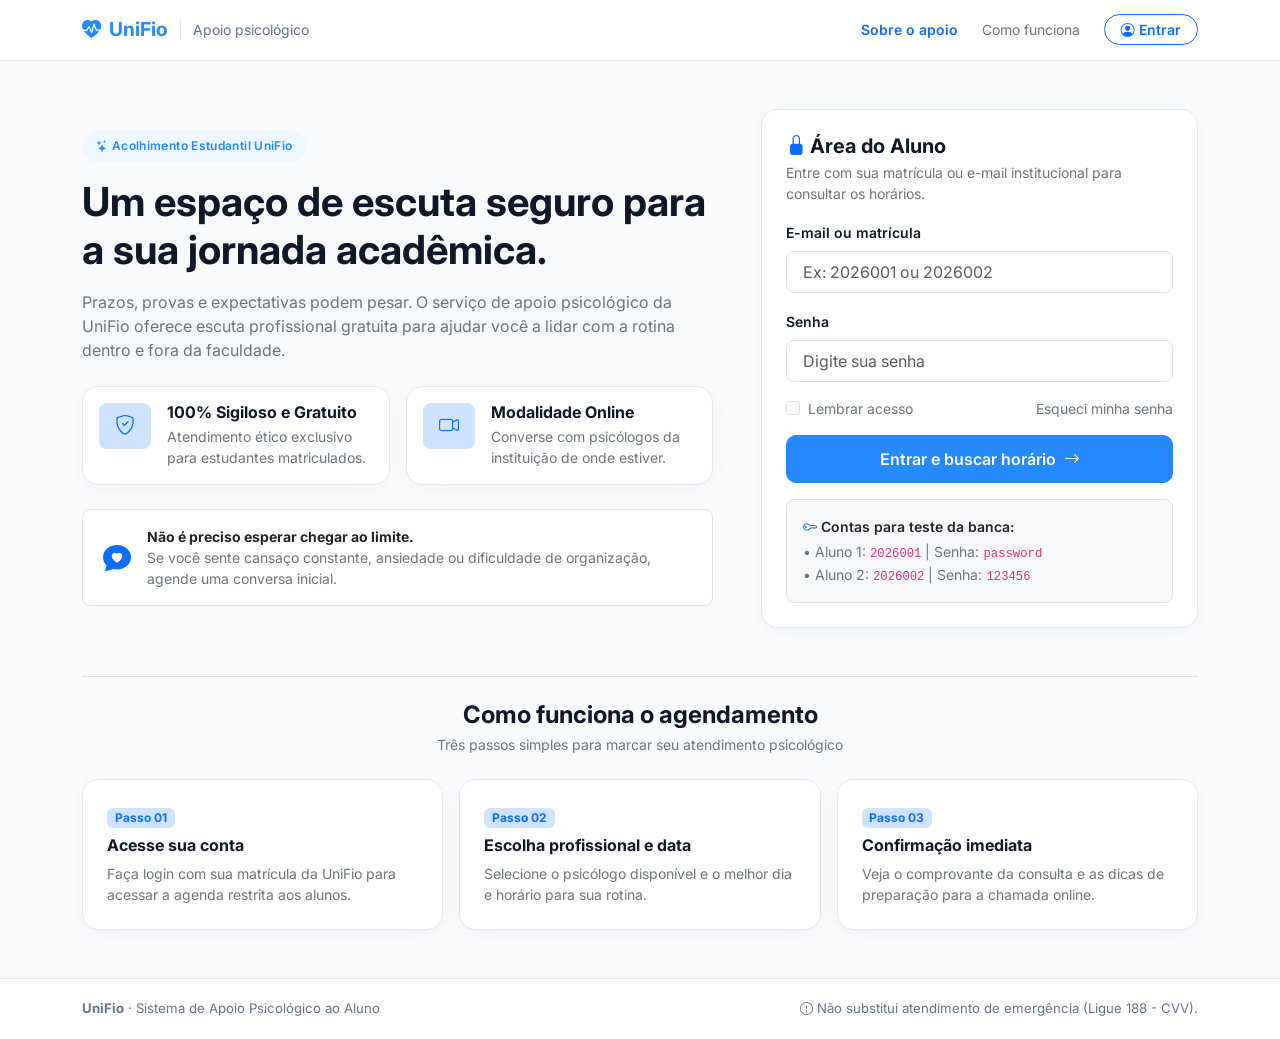
<file: index.html>
<!doctype html>
<html lang="pt-BR">
  <head>
    <meta charset="utf-8" />
    <meta name="viewport" content="width=device-width, initial-scale=1" />
    <title>Entrada — UniFio Apoio Psicológico</title>
    <link href="https://cdn.jsdelivr.net/npm/bootstrap@5.3.3/dist/css/bootstrap.min.css" rel="stylesheet" />
    <link href="https://cdn.jsdelivr.net/npm/bootstrap-icons@1.11.3/font/bootstrap-icons.min.css" rel="stylesheet" />
    <link rel="stylesheet" href="css/styles.css" />
  </head>
  <body>
    <!-- Cabeçalho Limpo -->
    <header class="navbar-custom sticky-top">
      <div class="container d-flex justify-content-between align-items-center">
        <a href="index.html" class="brand-logo">
          <i class="bi bi-heart-pulse-fill"></i>
          UniFio
          <span class="brand-divider d-none d-sm-inline">Apoio psicológico</span>
        </a>
        <nav class="d-flex align-items-center gap-3 gap-md-4">
          <a href="index.html" class="text-primary fw-semibold text-decoration-none small">Sobre o apoio</a>
          <a href="#como-funciona" class="text-secondary text-decoration-none small">Como funciona</a>
          <a href="#e" class="btn btn-outline-primary btn-sm rounded-pill px-3 fw-semibold">
            <i class="bi bi-person-circle me-1"></i>Entrar
          </a>
        </nav>
      </div>
    </header>

    <!-- Conteúdo Principal -->
    <main class="container py-4 py-lg-5">
      <div class="row g-4 g-lg-5 align-items-center">
        <!-- Coluna Esquerda: Apresentação Clara e Direta -->
        <div class="col-lg-7">
          <span class="badge-step d-inline-block mb-3">
            <i class="bi bi-stars me-1"></i>Acolhimento Estudantil UniFio
          </span>
          <h1 class="display-6 fw-bold mb-3">Um espaço de escuta seguro para a sua jornada acadêmica.</h1>
          <p class="text-secondary fs-6 mb-4">
            Prazos, provas e expectativas podem pesar. O serviço de apoio psicológico da UniFio oferece escuta profissional gratuita para ajudar você a lidar com a rotina dentro e fora da faculdade.
          </p>

          <!-- Benefícios organizados em Grid -->
          <div class="row g-3 mb-4">
            <div class="col-sm-6">
              <div class="surface-card p-3 h-100 d-flex align-items-start gap-3">
                <div class="rounded-3 bg-primary-subtle text-primary p-2 px-3 fs-5">
                  <i class="bi bi-shield-check"></i>
                </div>
                <div>
                  <h2 class="h6 fw-bold mb-1">100% Sigiloso e Gratuito</h2>
                  <p class="text-secondary small mb-0">Atendimento ético exclusivo para estudantes matriculados.</p>
                </div>
              </div>
            </div>
            <div class="col-sm-6">
              <div class="surface-card p-3 h-100 d-flex align-items-start gap-3">
                <div class="rounded-3 bg-primary-subtle text-primary p-2 px-3 fs-5">
                  <i class="bi bi-camera-video"></i>
                </div>
                <div>
                  <h2 class="h6 fw-bold mb-1">Modalidade Online</h2>
                  <p class="text-secondary small mb-0">Converse com psicólogos da instituição de onde estiver.</p>
                </div>
              </div>
            </div>
          </div>

          <div class="p-3 rounded-3 bg-white border d-flex align-items-center gap-3">
            <i class="bi bi-chat-heart-fill text-primary fs-3 ms-1"></i>
            <div class="small text-secondary">
              <strong class="text-dark d-block">Não é preciso esperar chegar ao limite.</strong>
              Se você sente cansaço constante, ansiedade ou dificuldade de organização, agende uma conversa inicial.
            </div>
          </div>
        </div>

        <!-- Coluna Direita: Cartão de Login Organizado -->
        <div class="col-lg-5">
          <form class="login surface-card p-4 p-md-4">
            <div class="mb-3">
              <h2 class="h5 fw-bold mb-1">
                <i class="bi bi-lock-fill text-primary me-1"></i>Área do Aluno
              </h2>
              <p class="text-secondary small mb-0">
                Entre com sua matrícula ou e-mail institucional para consultar os horários.
              </p>
            </div>

            <div class="mb-3">
              <label for="e" class="form-label small fw-semibold">E-mail ou matrícula</label>
              <input id="e" type="text" class="form-control form-control-lg fs-6" placeholder="Ex: 2026001 ou 2026002" required />
            </div>

            <div class="mb-3">
              <label for="s" class="form-label small fw-semibold">Senha</label>
              <input id="s" type="password" class="form-control form-control-lg fs-6" placeholder="Digite sua senha" required />
            </div>

            <div class="d-flex justify-content-between align-items-center mb-3 small">
              <label class="form-check-label text-secondary" style="cursor: pointer">
                <input type="checkbox" class="form-check-input me-1" /> Lembrar acesso
              </label>
              <a href="esqueci-senha.html" class="text-decoration-none text-secondary">Esqueci minha senha</a>
            </div>

            <button class="btn btn-unifio w-100 mb-3" type="submit">
              Entrar e buscar horário <i class="bi bi-arrow-right ms-1"></i>
            </button>

            <!-- Credenciais de Teste Claras -->
            <div class="p-3 rounded-3 bg-light border small text-secondary">
              <div class="fw-semibold text-dark mb-1"><i class="bi bi-key me-1 text-primary"></i>Contas para teste da banca:</div>
              <div>• Aluno 1: <code>2026001</code> | Senha: <code>password</code></div>
              <div>• Aluno 2: <code>2026002</code> | Senha: <code>123456</code></div>
            </div>
          </form>
        </div>
      </div>

      <!-- Seção Como Funciona -->
      <section id="como-funciona" class="mt-5 pt-4 border-top">
        <div class="text-center mb-4">
          <h2 class="h4 fw-bold mb-1">Como funciona o agendamento</h2>
          <p class="text-secondary small">Três passos simples para marcar seu atendimento psicológico</p>
        </div>

        <div class="row g-3">
          <div class="col-md-4">
            <div class="surface-card p-4 h-100">
              <span class="badge bg-primary-subtle text-primary mb-2">Passo 01</span>
              <h3 class="h6 fw-bold">Acesse sua conta</h3>
              <p class="text-secondary small mb-0">Faça login com sua matrícula da UniFio para acessar a agenda restrita aos alunos.</p>
            </div>
          </div>
          <div class="col-md-4">
            <div class="surface-card p-4 h-100">
              <span class="badge bg-primary-subtle text-primary mb-2">Passo 02</span>
              <h3 class="h6 fw-bold">Escolha profissional e data</h3>
              <p class="text-secondary small mb-0">Selecione o psicólogo disponível e o melhor dia e horário para sua rotina.</p>
            </div>
          </div>
          <div class="col-md-4">
            <div class="surface-card p-4 h-100">
              <span class="badge bg-primary-subtle text-primary mb-2">Passo 03</span>
              <h3 class="h6 fw-bold">Confirmação imediata</h3>
              <p class="text-secondary small mb-0">Veja o comprovante da consulta e as dicas de preparação para a chamada online.</p>
            </div>
          </div>
        </div>
      </section>
    </main>

    <!-- Rodapé -->
    <footer>
      <div class="container d-flex flex-wrap justify-content-between align-items-center gap-2">
        <span><strong>UniFio</strong> · Sistema de Apoio Psicológico ao Aluno</span>
        <span><i class="bi bi-exclamation-circle me-1"></i>Não substitui atendimento de emergência (Ligue 188 - CVV).</span>
      </div>
    </footer>

    <script src="js/app.js"></script>
  </body>
</html>
</file>
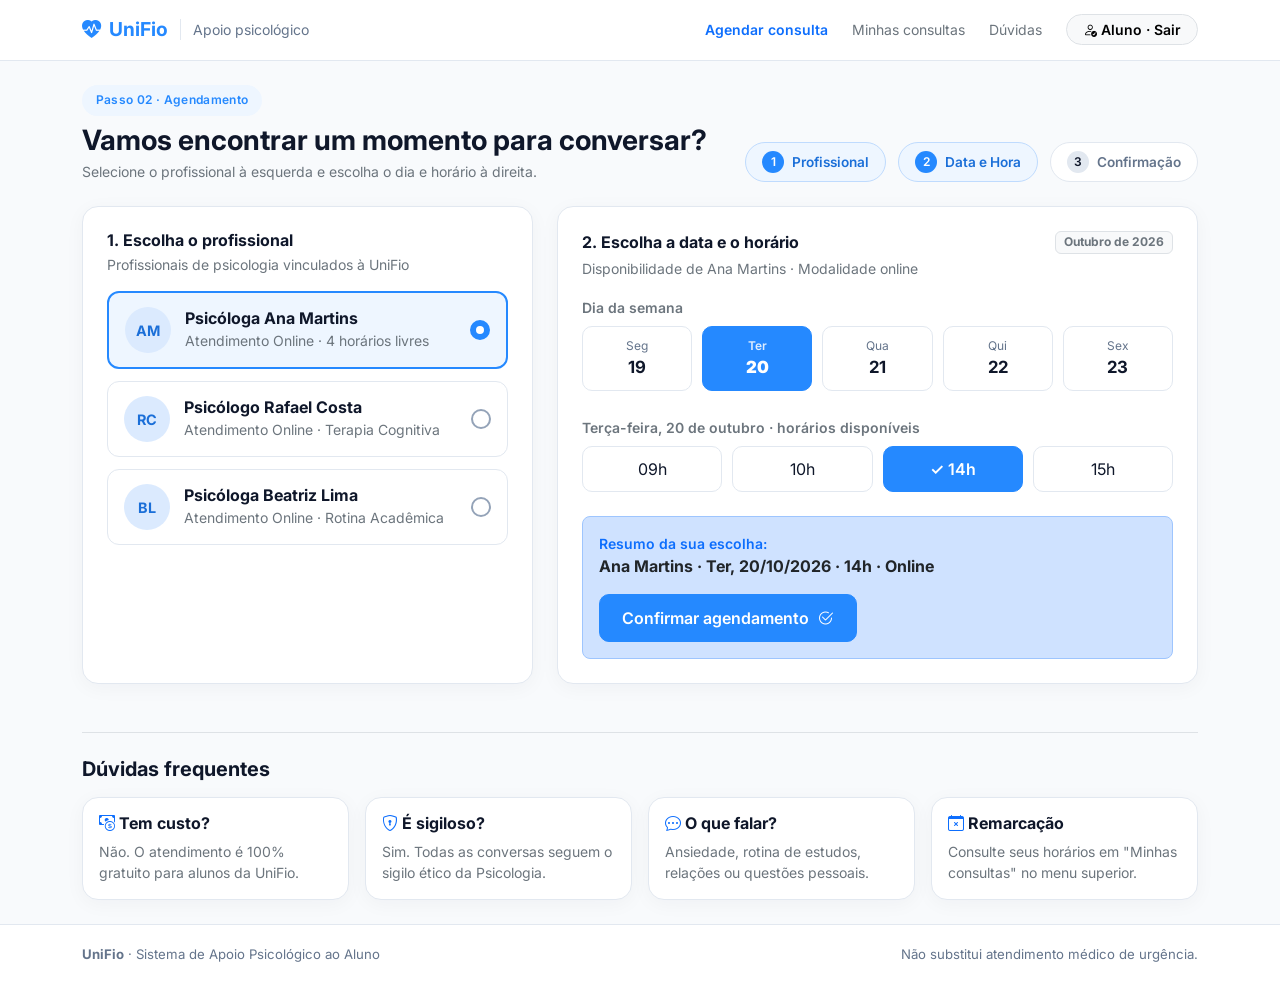
<file: agendamento.html>
<!doctype html>
<html lang="pt-BR">
  <head>
    <meta charset="utf-8" />
    <meta name="viewport" content="width=device-width, initial-scale=1" />
    <title>Agendar consulta — UniFio Apoio Psicológico</title>
    <link href="https://cdn.jsdelivr.net/npm/bootstrap@5.3.3/dist/css/bootstrap.min.css" rel="stylesheet" />
    <link href="https://cdn.jsdelivr.net/npm/bootstrap-icons@1.11.3/font/bootstrap-icons.min.css" rel="stylesheet" />
    <link rel="stylesheet" href="css/styles.css" />
  </head>
  <body>
    <section aria-label="Agendamento" class="d-flex flex-column min-vh-100">
      <!-- Cabeçalho -->
      <header class="navbar-custom sticky-top">
        <div class="container d-flex justify-content-between align-items-center">
          <a href="index.html" class="brand-logo">
            <i class="bi bi-heart-pulse-fill"></i>
            UniFio
            <span class="brand-divider d-none d-sm-inline">Apoio psicológico</span>
          </a>
          <nav class="d-flex align-items-center gap-3 gap-md-4">
            <a href="agendamento.html" aria-current="page" class="text-primary fw-semibold text-decoration-none small">Agendar consulta</a>
            <a href="consulta-marcada.html" class="text-secondary text-decoration-none small">Minhas consultas</a>
            <a href="#duvidas" class="text-secondary text-decoration-none small d-none d-md-inline">Dúvidas</a>
            <a class="pill btn btn-light border btn-sm rounded-pill px-3 fw-semibold" href="#">Área do aluno · Sair</a>
          </nav>
        </div>
      </header>

      <main class="container py-4">
        <!-- Cabeçalho da Página e Etapas -->
        <div class="d-flex flex-wrap justify-content-between align-items-end gap-3 mb-4">
          <div>
            <span class="badge-step d-inline-block mb-2">Passo 02 · Agendamento</span>
            <h1 class="h3 fw-bold mb-1">Vamos encontrar um momento para conversar?</h1>
            <p class="text-secondary small mb-0">Selecione o profissional à esquerda e escolha o dia e horário à direita.</p>
          </div>
          <div class="stepper">
            <div class="step-item active"><span class="step-dot">1</span>Profissional</div>
            <div class="step-item active"><span class="step-dot">2</span>Data e Hora</div>
            <div class="step-item"><span class="step-dot">3</span>Confirmação</div>
          </div>
        </div>

        <!-- Grade Principal de Seleção -->
        <div class="row g-4">
          <!-- Coluna 1: Profissionais -->
          <div class="col-lg-5">
            <div class="surface-card p-4 h-100">
              <h2 class="h6 fw-bold mb-1">1. Escolha o profissional</h2>
              <p class="text-secondary small mb-3">Profissionais de psicologia vinculados à UniFio</p>

              <div class="pro sel">
                <div class="av">AM</div>
                <div>
                  <h3 class="h6 fw-bold mb-0">Psicóloga Ana Martins</h3>
                  <small class="text-secondary">Atendimento Online · 4 horários livres</small>
                </div>
                <div class="radio"></div>
              </div>

              <div class="pro">
                <div class="av">RC</div>
                <div>
                  <h3 class="h6 fw-bold mb-0">Psicólogo Rafael Costa</h3>
                  <small class="text-secondary">Atendimento Online · Terapia Cognitiva</small>
                </div>
                <div class="radio"></div>
              </div>

              <div class="pro mb-0">
                <div class="av">BL</div>
                <div>
                  <h3 class="h6 fw-bold mb-0">Psicóloga Beatriz Lima</h3>
                  <small class="text-secondary">Atendimento Online · Rotina Acadêmica</small>
                </div>
                <div class="radio"></div>
              </div>
            </div>
          </div>

          <!-- Coluna 2: Datas e Horários -->
          <div class="col-lg-7">
            <div class="surface-card p-4 h-100 d-flex flex-column justify-content-between">
              <div>
                <div class="d-flex justify-content-between align-items-center mb-1">
                  <h2 class="h6 fw-bold mb-0">2. Escolha a data e o horário</h2>
                  <span class="badge bg-light text-secondary border">Outubro de 2026</span>
                </div>
                <p id="sub-profissional" class="text-secondary small mb-3">
                  Disponibilidade de Ana Martins · Modalidade online
                </p>

                <label class="small fw-semibold text-secondary mb-2">Dia da semana</label>
                <div class="days mb-4" role="group" aria-label="Datas">
                  <button type="button" class="slot" aria-pressed="false"><small>Seg</small><b>19</b></button>
                  <button type="button" class="slot" aria-pressed="true"><small>Ter</small><b>20</b></button>
                  <button type="button" class="slot" aria-pressed="false"><small>Qua</small><b>21</b></button>
                  <button type="button" class="slot" aria-pressed="false"><small>Qui</small><b>22</b></button>
                  <button type="button" class="slot" aria-pressed="false"><small>Sex</small><b>23</b></button>
                </div>

                <label id="label-dia-escolhido" class="small fw-semibold text-secondary mb-2">
                  Terça-feira, 20 de outubro · horários disponíveis
                </label>
                <div class="times" role="group" aria-label="Horários">
                  <button type="button" class="slot" aria-pressed="false">09h</button>
                  <button type="button" class="slot" aria-pressed="false">10h</button>
                  <button type="button" class="slot" aria-pressed="true">✓ 14h</button>
                  <button type="button" class="slot" aria-pressed="false">15h</button>
                </div>
              </div>

              <!-- Resumo de Confirmação Integrado -->
              <div class="confirm mt-4 p-3 rounded-3 border bg-primary-subtle border-primary-subtle d-flex flex-wrap justify-content-between align-items-center gap-3">
                <div>
                  <span class="small text-primary fw-semibold d-block">Resumo da sua escolha:</span>
                  <strong id="resumo-confirmacao" class="fs-6 text-dark">Ana Martins · Ter, 20/10/2026 · 14h · Online</strong>
                </div>
                <a class="btn btn-unifio" href="consulta-marcada.html">
                  Confirmar agendamento <i class="bi bi-check2-circle ms-1"></i>
                </a>
              </div>
            </div>
          </div>
        </div>

        <!-- Dúvidas Frequentes -->
        <section id="duvidas" class="mt-5 pt-4 border-top">
          <h2 class="h5 fw-bold mb-3">Dúvidas frequentes</h2>
          <div class="row g-3">
            <div class="col-md-3 col-sm-6">
              <div class="surface-card p-3 h-100">
                <h3 class="h6 fw-bold"><i class="bi bi-cash-coin text-primary me-1"></i>Tem custo?</h3>
                <p class="text-secondary small mb-0">Não. O atendimento é 100% gratuito para alunos da UniFio.</p>
              </div>
            </div>
            <div class="col-md-3 col-sm-6">
              <div class="surface-card p-3 h-100">
                <h3 class="h6 fw-bold"><i class="bi bi-shield-lock text-primary me-1"></i>É sigiloso?</h3>
                <p class="text-secondary small mb-0">Sim. Todas as conversas seguem o sigilo ético da Psicologia.</p>
              </div>
            </div>
            <div class="col-md-3 col-sm-6">
              <div class="surface-card p-3 h-100">
                <h3 class="h6 fw-bold"><i class="bi bi-chat-dots text-primary me-1"></i>O que falar?</h3>
                <p class="text-secondary small mb-0">Ansiedade, rotina de estudos, relações ou questões pessoais.</p>
              </div>
            </div>
            <div class="col-md-3 col-sm-6">
              <div class="surface-card p-3 h-100">
                <h3 class="h6 fw-bold"><i class="bi bi-calendar-x text-primary me-1"></i>Remarcação</h3>
                <p class="text-secondary small mb-0">Consulte seus horários em "Minhas consultas" no menu superior.</p>
              </div>
            </div>
          </div>
        </section>
      </main>

      <footer>
        <div class="container d-flex flex-wrap justify-content-between align-items-center gap-2">
          <span><strong>UniFio</strong> · Sistema de Apoio Psicológico ao Aluno</span>
          <span>Não substitui atendimento médico de urgência.</span>
        </div>
      </footer>
    </section>

    <script src="js/app.js"></script>
  </body>
</html>
</file>
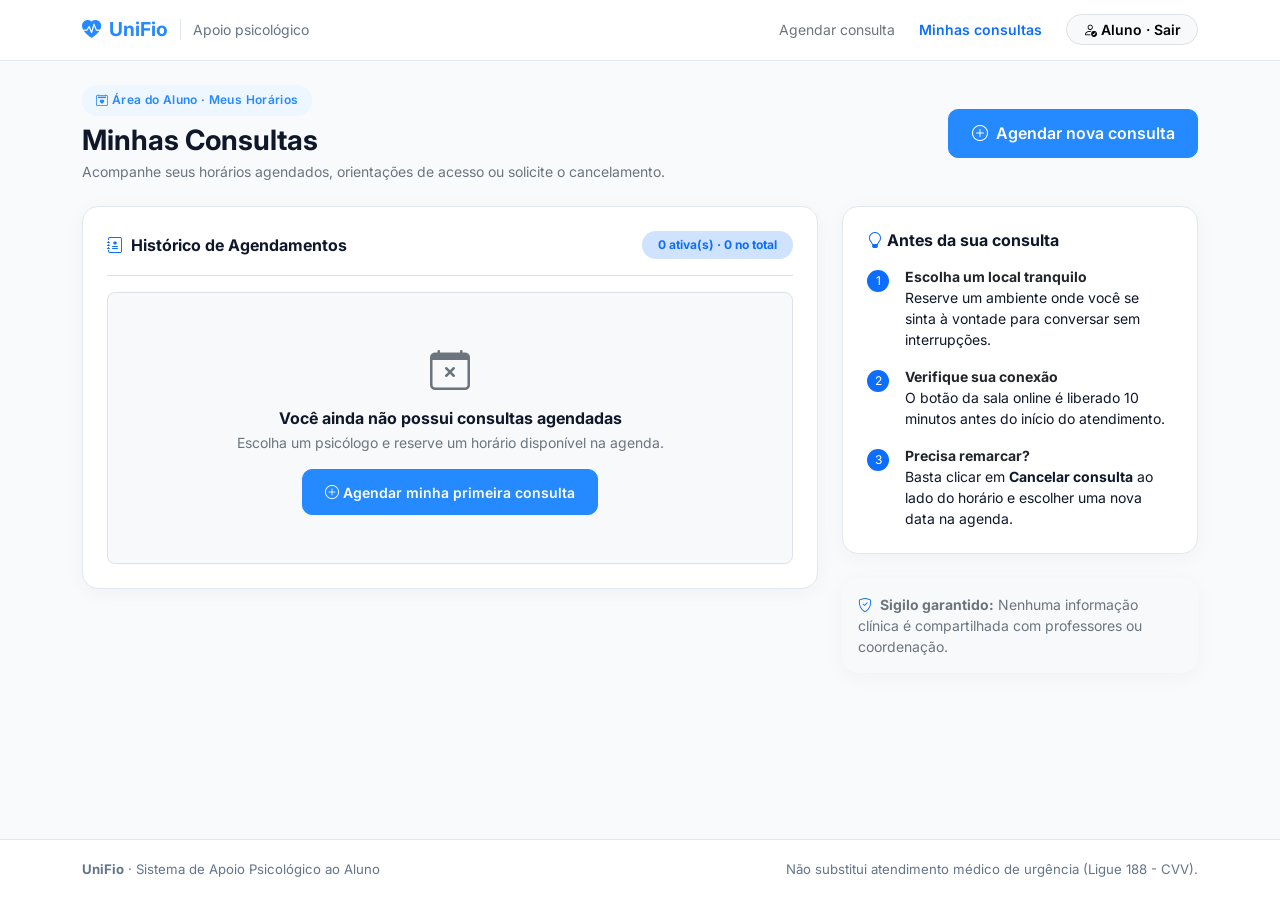
<file: consulta-marcada.html>
<!doctype html>
<html lang="pt-BR">
  <head>
    <meta charset="utf-8" />
    <meta name="viewport" content="width=device-width, initial-scale=1" />
    <title>Minhas Consultas — UniFio Apoio Psicológico</title>
    <link href="https://cdn.jsdelivr.net/npm/bootstrap@5.3.3/dist/css/bootstrap.min.css" rel="stylesheet" />
    <link href="https://cdn.jsdelivr.net/npm/bootstrap-icons@1.11.3/font/bootstrap-icons.min.css" rel="stylesheet" />
    <link rel="stylesheet" href="css/styles.css" />
  </head>
  <body>
    <section aria-label="Consulta marcada" class="d-flex flex-column min-vh-100">
      <header class="navbar-custom sticky-top">
        <div class="container d-flex justify-content-between align-items-center">
          <a href="index.html" class="brand-logo">
            <i class="bi bi-heart-pulse-fill"></i>
            UniFio
            <span class="brand-divider d-none d-sm-inline">Apoio psicológico</span>
          </a>
          <nav class="d-flex align-items-center gap-3 gap-md-4">
            <a href="agendamento.html" class="text-secondary text-decoration-none small">Agendar consulta</a>
            <a href="consulta-marcada.html" aria-current="page" class="text-primary fw-semibold text-decoration-none small">Minhas consultas</a>
            <a class="pill btn btn-light border btn-sm rounded-pill px-3 fw-semibold" href="#">Área do aluno · Sair</a>
          </nav>
        </div>
      </header>

      <main class="container py-4">
        <!-- Topo da Página com Botão de Novo Agendamento -->
        <div class="d-flex flex-wrap justify-content-between align-items-center gap-3 mb-4">
          <div>
            <span class="badge-step d-inline-block mb-2">
              <i class="bi bi-calendar2-heart me-1"></i>Área do Aluno · Meus Horários
            </span>
            <h1 class="h3 fw-bold mb-1">Minhas Consultas</h1>
            <p class="text-secondary small mb-0">Acompanhe seus horários agendados, orientações de acesso ou solicite o cancelamento.</p>
          </div>
          <a href="agendamento.html" class="btn btn-unifio">
            <i class="bi bi-plus-circle me-1"></i> Agendar nova consulta
          </a>
        </div>

        <div class="row g-4">
          <!-- Coluna Esquerda: Lista Dinâmica de Consultas do Aluno -->
          <div class="col-lg-8">
            <div class="surface-card p-4">
              <div class="d-flex justify-content-between align-items-center pb-3 mb-3 border-bottom">
                <h2 class="h6 fw-bold mb-0">
                  <i class="bi bi-journal-medical text-primary me-2"></i>Histórico de Agendamentos
                </h2>
                <span id="contador-consultas" class="badge bg-primary-subtle text-primary rounded-pill px-3 py-2">
                  Carregando...
                </span>
              </div>

              <!-- O JavaScript injeta os cartões de consulta aqui -->
              <div id="lista-minhas-consultas" class="d-grid gap-3"></div>
            </div>
          </div>

          <!-- Coluna Direita: Orientações e Preparação -->
          <div class="col-lg-4">
            <div class="surface-card p-4 mb-4">
              <h2 class="h6 fw-bold mb-3">
                <i class="bi bi-lightbulb text-primary me-1"></i>Antes da sua consulta
              </h2>

              <div class="d-flex gap-3 mb-3">
                <span class="step-dot bg-primary text-white flex-shrink-0 mt-1">1</span>
                <div class="small">
                  <strong class="d-block text-dark">Escolha um local tranquilo</strong>
                  Reserve um ambiente onde você se sinta à vontade para conversar sem interrupções.
                </div>
              </div>

              <div class="d-flex gap-3 mb-3">
                <span class="step-dot bg-primary text-white flex-shrink-0 mt-1">2</span>
                <div class="small">
                  <strong class="d-block text-dark">Verifique sua conexão</strong>
                  O botão da sala online é liberado 10 minutos antes do início do atendimento.
                </div>
              </div>

              <div class="d-flex gap-3">
                <span class="step-dot bg-primary text-white flex-shrink-0 mt-1">3</span>
                <div class="small">
                  <strong class="d-block text-dark">Precisa remarcar?</strong>
                  Basta clicar em <b>Cancelar consulta</b> ao lado do horário e escolher uma nova data na agenda.
                </div>
              </div>
            </div>

            <div class="surface-card p-3 bg-light border-0 small text-secondary">
              <i class="bi bi-shield-check text-primary me-1"></i>
              <strong>Sigilo garantido:</strong> Nenhuma informação clínica é compartilhada com professores ou coordenação.
            </div>
          </div>
        </div>
      </main>

      <footer>
        <div class="container d-flex flex-wrap justify-content-between align-items-center gap-2">
          <span><strong>UniFio</strong> · Sistema de Apoio Psicológico ao Aluno</span>
          <span>Não substitui atendimento médico de urgência (Ligue 188 - CVV).</span>
        </div>
      </footer>
    </section>

    <script src="js/app.js"></script>
  </body>
</html>
</file>
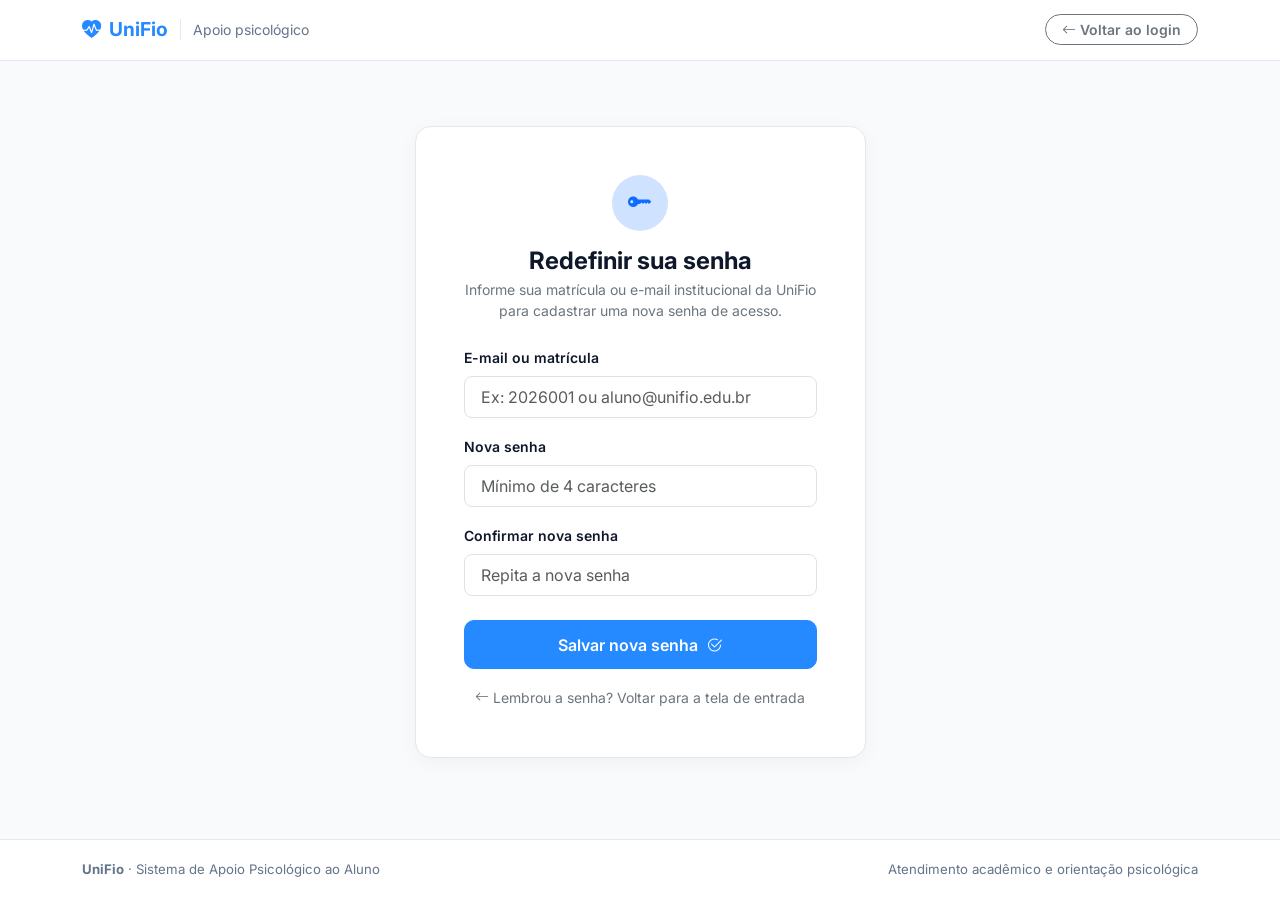
<file: esqueci-senha.html>
<!doctype html>
<html lang="pt-BR">
  <head>
    <meta charset="utf-8" />
    <meta name="viewport" content="width=device-width, initial-scale=1" />
    <title>Recuperar acesso — UniFio Apoio Psicológico</title>
    <link href="https://cdn.jsdelivr.net/npm/bootstrap@5.3.3/dist/css/bootstrap.min.css" rel="stylesheet" />
    <link href="https://cdn.jsdelivr.net/npm/bootstrap-icons@1.11.3/font/bootstrap-icons.min.css" rel="stylesheet" />
    <link rel="stylesheet" href="css/styles.css" />
  </head>
  <body>
    <section aria-label="Recuperar senha" class="d-flex flex-column min-vh-100">
      <header class="navbar-custom sticky-top">
        <div class="container d-flex justify-content-between align-items-center">
          <a href="index.html" class="brand-logo">
            <i class="bi bi-heart-pulse-fill"></i>
            UniFio
            <span class="brand-divider d-none d-sm-inline">Apoio psicológico</span>
          </a>
          <nav class="d-flex align-items-center gap-3">
            <a href="index.html" class="btn btn-outline-secondary btn-sm rounded-pill px-3 fw-semibold">
              <i class="bi bi-arrow-left me-1"></i>Voltar ao login
            </a>
          </nav>
        </div>
      </header>

      <main class="container py-5 my-auto">
        <div class="row justify-content-center">
          <div class="col-md-7 col-lg-5">
            <form id="form-recuperar" class="surface-card p-4 p-md-5">
              <div class="text-center mb-4">
                <div class="rounded-circle bg-primary-subtle text-primary d-inline-grid mb-3" style="width: 56px; height: 56px; place-items: center; font-size: 1.5rem;">
                  <i class="bi bi-key-fill"></i>
                </div>
                <h1 class="h4 fw-bold mb-1">Redefinir sua senha</h1>
                <p class="text-secondary small mb-0">
                  Informe sua matrícula ou e-mail institucional da UniFio para cadastrar uma nova senha de acesso.
                </p>
              </div>

              <div id="alerta-recuperar" class="alert py-2 px-3 small mb-3" style="display: none;"></div>

              <div class="mb-3">
                <label for="rec-login" class="form-label small fw-semibold">E-mail ou matrícula</label>
                <input id="rec-login" type="text" class="form-control form-control-lg fs-6" placeholder="Ex: 2026001 ou aluno@unifio.edu.br" required />
              </div>

              <div class="mb-3">
                <label for="rec-nova-senha" class="form-label small fw-semibold">Nova senha</label>
                <input id="rec-nova-senha" type="password" class="form-control form-control-lg fs-6" placeholder="Mínimo de 4 caracteres" required />
              </div>

              <div class="mb-4">
                <label for="rec-confirma-senha" class="form-label small fw-semibold">Confirmar nova senha</label>
                <input id="rec-confirma-senha" type="password" class="form-control form-control-lg fs-6" placeholder="Repita a nova senha" required />
              </div>

              <button class="btn btn-unifio w-100 mb-3" type="submit">
                Salvar nova senha <i class="bi bi-check2-circle ms-1"></i>
              </button>

              <div class="text-center">
                <a href="index.html" class="small text-secondary text-decoration-none">
                  <i class="bi bi-arrow-left me-1"></i>Lembrou a senha? Voltar para a tela de entrada
                </a>
              </div>
            </form>
          </div>
        </div>
      </main>

      <footer>
        <div class="container d-flex flex-wrap justify-content-between align-items-center gap-2">
          <span><strong>UniFio</strong> · Sistema de Apoio Psicológico ao Aluno</span>
          <span>Atendimento acadêmico e orientação psicológica</span>
        </div>
      </footer>
    </section>

    <script src="js/app.js"></script>
  </body>
</html>
</file>
<file: css/styles.css>
@import url('https://fonts.googleapis.com/css2?family=Inter:wght@400;500;600;700&display=swap');

:root {
  --primary: #2589ff;
  --primary-dark: #1b6fd8;
  --primary-soft: #eef6ff;
  --bg-body: #f8fafc;
  --text-main: #0f172a;
  --text-muted: #64748b;
  --border-color: #e2e8f0;
}

body {
  font-family: 'Inter', system-ui, -apple-system, sans-serif;
  background-color: var(--bg-body);
  color: var(--text-main);
  min-height: 100vh;
  display: flex;
  flex-direction: column;
  -webkit-font-smoothing: antialiased;
}

/* Navbar limpa e alinhada */
.navbar-custom {
  background: #ffffff;
  border-bottom: 1px solid var(--border-color);
  padding: 0.9rem 0;
}

.brand-logo {
  font-weight: 700;
  font-size: 1.2rem;
  color: var(--primary);
  text-decoration: none;
  display: inline-flex;
  align-items: center;
  gap: 0.5rem;
}

.brand-divider {
  color: var(--text-muted);
  font-weight: 400;
  font-size: 0.875rem;
  border-left: 1px solid var(--border-color);
  padding-left: 0.75rem;
  margin-left: 0.25rem;
}

/* Cartões padronizados */
.surface-card {
  background: #ffffff;
  border: 1px solid var(--border-color);
  border-radius: 16px;
  box-shadow: 0 4px 20px rgba(15, 23, 42, 0.04);
}

.badge-step {
  background-color: var(--primary-soft);
  color: var(--primary);
  font-weight: 600;
  font-size: 0.75rem;
  padding: 0.4rem 0.85rem;
  border-radius: 999px;
  letter-spacing: 0.03em;
}

/* Botões principais */
.btn-unifio {
  background-color: var(--primary);
  border-color: var(--primary);
  color: #ffffff;
  font-weight: 600;
  padding: 0.7rem 1.4rem;
  border-radius: 10px;
  transition: all 0.2s ease;
}

.btn-unifio:hover {
  background-color: var(--primary-dark);
  border-color: var(--primary-dark);
  color: #ffffff;
  transform: translateY(-1px);
}

/* Seleção de Profissionais (agendamento.html) */
.pro {
  display: flex;
  align-items: center;
  gap: 14px;
  padding: 14px 16px;
  border: 1.5px solid var(--border-color);
  border-radius: 12px;
  background: #ffffff;
  cursor: pointer;
  transition: all 0.2s ease;
  margin-bottom: 12px;
}

.pro:hover {
  border-color: #93c5fd;
  background: #f8fbff;
}

.pro.sel {
  border: 2px solid var(--primary);
  background: var(--primary-soft);
}

.av {
  width: 46px;
  height: 46px;
  border-radius: 50%;
  background: #dbeafe;
  color: var(--primary-dark);
  font-weight: 700;
  font-size: 0.9rem;
  display: grid;
  place-items: center;
  flex-shrink: 0;
}

.pro .radio {
  margin-left: auto;
  width: 20px;
  height: 20px;
  border-radius: 50%;
  border: 2px solid #94a3b8;
  flex-shrink: 0;
}

.pro.sel .radio {
  border: 6px solid var(--primary);
  background: #ffffff;
}

/* Botões de Data e Horário */
.days {
  display: grid;
  grid-template-columns: repeat(5, 1fr);
  gap: 10px;
}

.times {
  display: grid;
  grid-template-columns: repeat(4, 1fr);
  gap: 10px;
}

.slot {
  border: 1.5px solid var(--border-color);
  background: #ffffff;
  border-radius: 10px;
  padding: 10px 6px;
  text-align: center;
  cursor: pointer;
  transition: all 0.15s ease;
  color: var(--text-main);
}

.slot small {
  display: block;
  font-size: 0.75rem;
  color: var(--text-muted);
}

.slot b {
  font-size: 1.05rem;
}

.slot:hover {
  border-color: var(--primary);
}

.slot[aria-pressed="true"] {
  background: var(--primary);
  border-color: var(--primary);
  color: #ffffff;
  font-weight: 600;
}

.slot[aria-pressed="true"] small {
  color: rgba(255, 255, 255, 0.85);
}

/* Indicador de Etapas (Stepper) */
.stepper {
  display: flex;
  gap: 12px;
  flex-wrap: wrap;
}

.step-item {
  display: flex;
  align-items: center;
  gap: 8px;
  font-size: 0.85rem;
  font-weight: 600;
  color: var(--text-muted);
  background: #ffffff;
  border: 1px solid var(--border-color);
  padding: 8px 16px;
  border-radius: 999px;
}

.step-item.active {
  border-color: #bfdbfe;
  background: var(--primary-soft);
  color: var(--primary-dark);
}

.step-dot {
  width: 22px;
  height: 22px;
  border-radius: 50%;
  background: #e2e8f0;
  color: var(--text-main);
  display: inline-grid;
  place-items: center;
  font-size: 0.75rem;
}

.step-item.active .step-dot {
  background: var(--primary);
  color: #ffffff;
}

footer {
  margin-top: auto;
  background: #ffffff;
  border-top: 1px solid var(--border-color);
  padding: 1.25rem 0;
  font-size: 0.825rem;
  color: var(--text-muted);
}

@media (max-width: 576px) {
  .days {
    grid-template-columns: repeat(3, 1fr);
  }
  .times {
    grid-template-columns: repeat(2, 1fr);
  }
}
</file>
